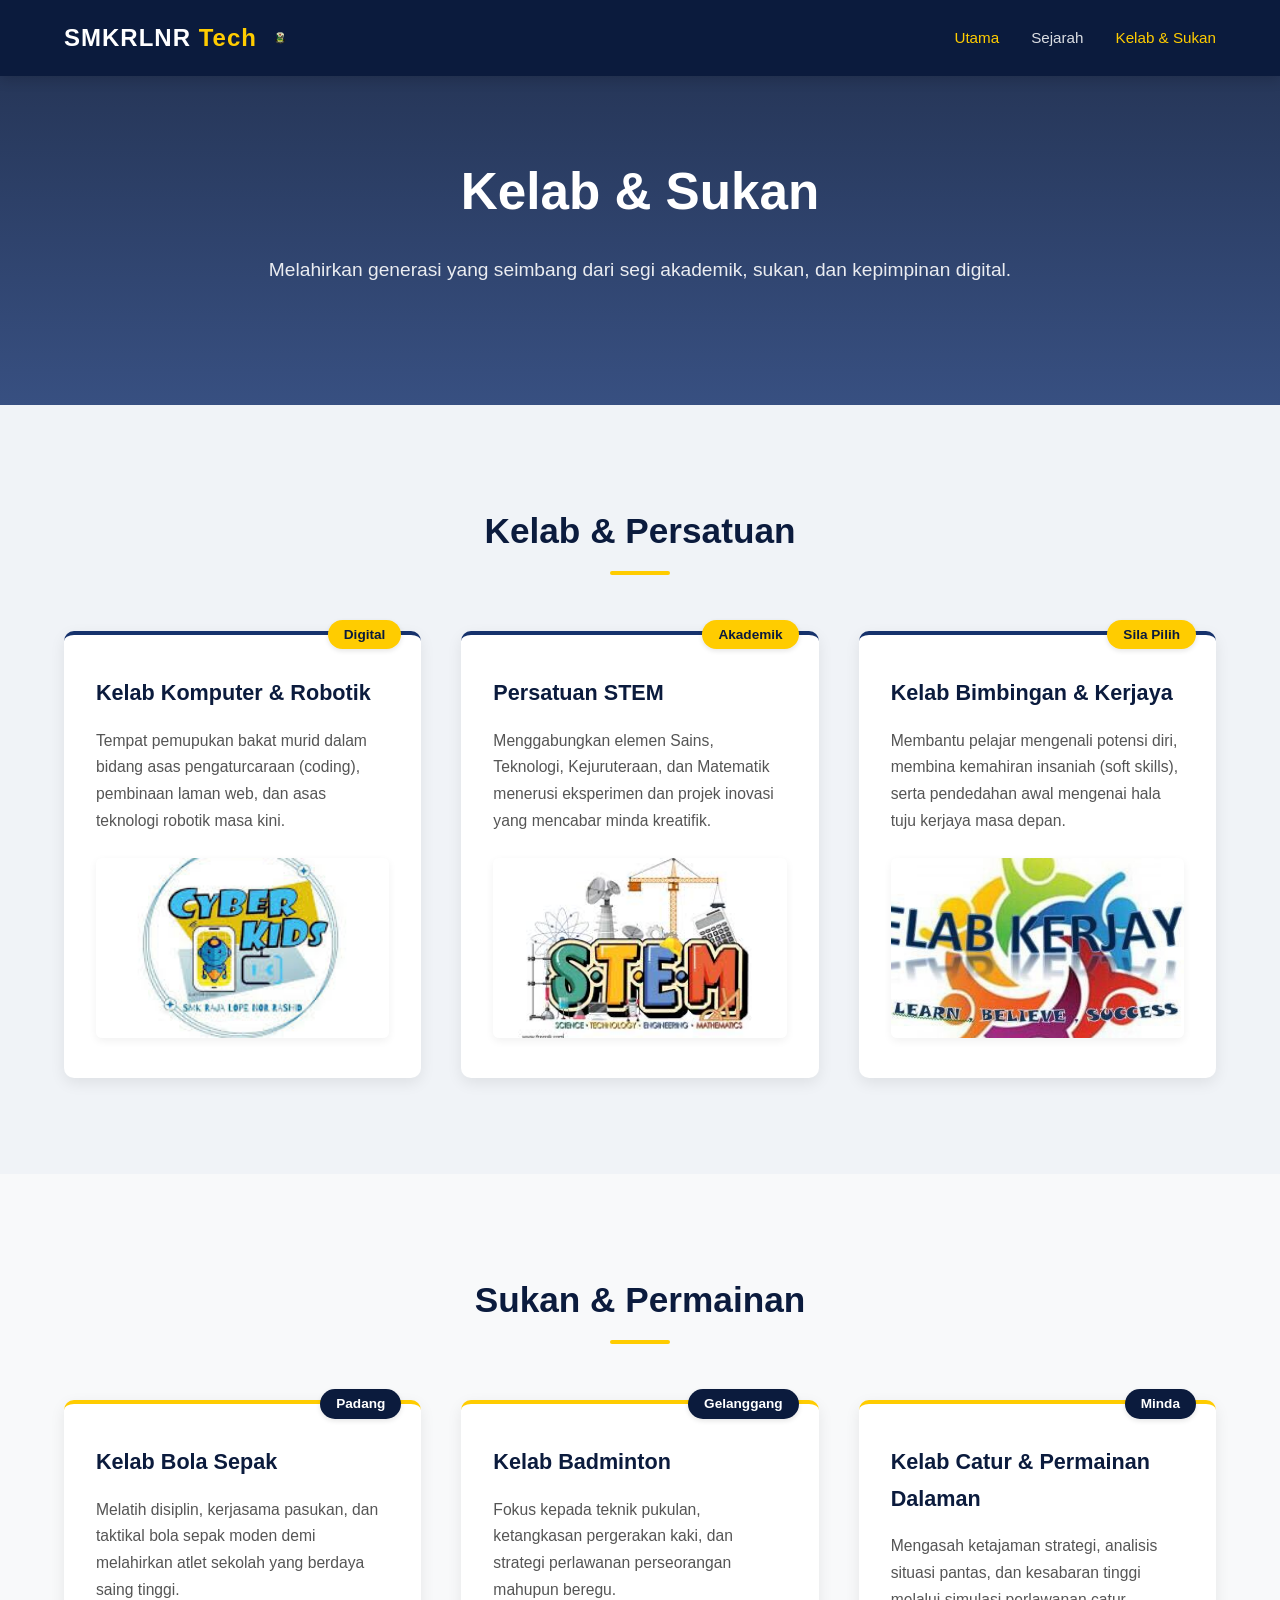
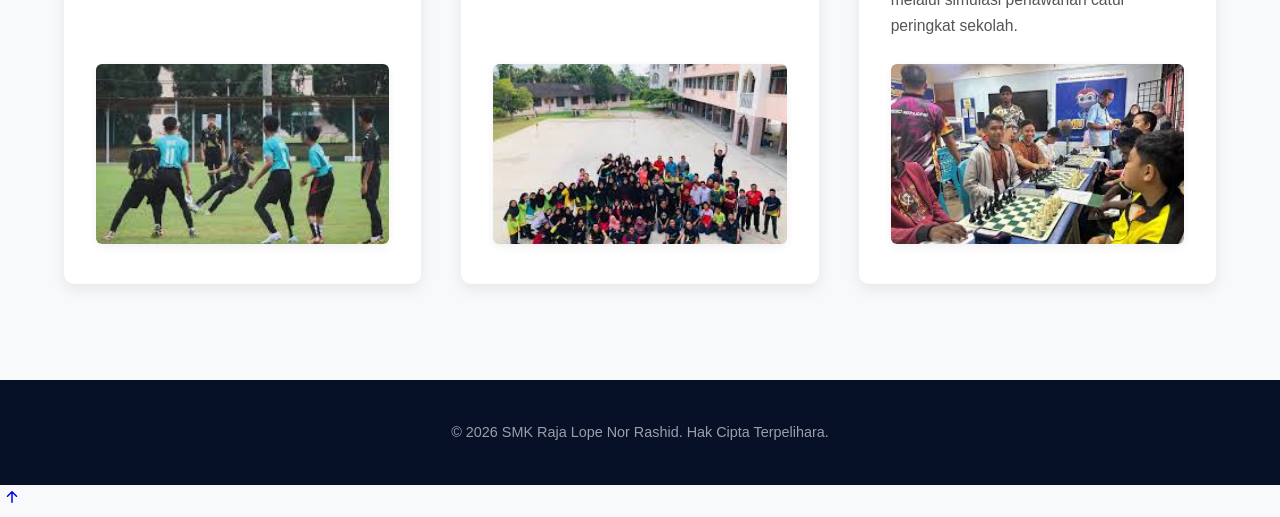
<file: kelab-sukan.html>
<!DOCTYPE html>
<html lang="ms">
<head>
    <meta charset="UTF-8">
    <meta name="viewport" content="width=device-width, initial-scale=1.0">
    <title>Kelab & Sukan - SMKRLNR</title>
    <link rel="stylesheet" href="styles.css">
</head>
<body>

    <header>
        <div class="container navbar">
            <div class="logo" style="display: flex; align-items: center; gap: 12px;">
                <h2>SMKRLNR <span>Tech</span></h2>
                <img src="picture/SMK Raja Lope.png" alt="Logo SMKRLNR" style="height: 40px; width: auto; object-fit: contain;">
            </div>
            <nav>
                <ul class="nav-links" id="navLinks">
                    <li><a href="index.html" class="active">Utama</a></li>
                    <li><a href="Sejarah.html">Sejarah</a></li>
					<li><a href="kelab-sukan.html" class="active">Kelab & Sukan</a></li>
                </ul>
            </nav>
            <div class="menu-toggle" id="mobile-menu">
                <span class="bar"></span>
                <span class="bar"></span>
                <span class="bar"></span>
            </div>
        </div>
    </header>

    <section class="hero" style="height: 45vh; background: linear-gradient(rgba(11, 27, 61, 0.9), rgba(22, 50, 108, 0.85));">
        <div class="container hero-content">
            <h1>Kelab & Sukan</h1>
            <p>Melahirkan generasi yang seimbang dari segi akademik, sukan, dan kepimpinan digital.</p>
        </div>
    </section>

    <section class="history-section">
        <div class="container">
            <h2 class="section-title">Kelab & Persatuan</h2>
            
            <div class="grid">
                <div class="card">
                    <span class="card-badge">Digital</span>
                    <h3>Kelab Komputer & Robotik</h3>
                    <p>Tempat pemupukan bakat murid dalam bidang asas pengaturcaraan (coding), pembinaan laman web, dan asas teknologi robotik masa kini.</p>
                    <div class="card-img-container">
                        <a href="https://youtube.com/@kelabcyberkid?si=6HbNy8uAHKN_PP8G" target="_blank">
                        <img src="picture/kelab-komputer.jpg" alt="Kelab Komputer">
                        </a>
                    </div>
                </div>

                <div class="card">
                    <span class="card-badge">Akademik</span>
                    <h3>Persatuan STEM</h3>
                    <p>Menggabungkan elemen Sains, Teknologi, Kejuruteraan, dan Matematik menerusi eksperimen dan projek inovasi yang mencabar minda kreatifik.</p>
                    <div class="card-img-container">
                        <img src="picture/kelab-stem.jpg" alt="Persatuan STEM">
                    </div>
                </div>

                <div class="card">
                    <span class="card-badge">Sila Pilih</span>
                    <h3>Kelab Bimbingan & Kerjaya</h3>
                    <p>Membantu pelajar mengenali potensi diri, membina kemahiran insaniah (soft skills), serta pendedahan awal mengenai hala tuju kerjaya masa depan.</p>
                    <div class="card-img-container">
                        <img src="picture/kelab-kerjaya.jpg" alt="Kelab Kerjaya">
                    </div>
                </div>
            </div>
        </div>
    </section>

    <section class="updates" style="background-color: var(--bg-light);">
        <div class="container">
            <h2 class="section-title" style="text-align:center; margin-bottom: 3.5rem;">Sukan & Permainan</h2>
            
            <div class="grid">
                <div class="card" style="border-top: 4px solid var(--accent-color);">
                    <span class="card-badge" style="background-color: var(--primary-color); color: white;">Padang</span>
                    <h3>Kelab Bola Sepak</h3>
                    <p>Melatih disiplin, kerjasama pasukan, dan taktikal bola sepak moden demi melahirkan atlet sekolah yang berdaya saing tinggi.</p>
                    <div class="card-img-container">
                        <img src="picture/sukan-bolasepak.jpg" alt="Bola Sepak">
                    </div>
                </div>

                <div class="card" style="border-top: 4px solid var(--accent-color);">
                    <span class="card-badge" style="background-color: var(--primary-color); color: white;">Gelanggang</span>
                    <h3>Kelab Badminton</h3>
                    <p>Fokus kepada teknik pukulan, ketangkasan pergerakan kaki, dan strategi perlawanan perseorangan mahupun beregu.</p>
                    <div class="card-img-container">
                        <img src="picture/sukan-badminton.jpg" alt="Badminton">
                    </div>
                </div>

                <div class="card" style="border-top: 4px solid var(--accent-color);">
                    <span class="card-badge" style="background-color: var(--primary-color); color: white;">Minda</span>
                    <h3>Kelab Catur & Permainan Dalaman</h3>
                    <p>Mengasah ketajaman strategi, analisis situasi pantas, dan kesabaran tinggi melalui simulasi perlawanan catur peringkat sekolah.</p>
                    <div class="card-img-container">
                        <img src="picture/sukan-catur.jpg" alt="Catur">
                    </div>
                </div>
            </div>
        </div>
    </section>

    <footer>
        <div class="container">
            <p>&copy; 2026 SMK Raja Lope Nor Rashid. Hak Cipta Terpelihara.</p>
        </div>
    </footer>

    <script src="script.js"></script>
	
	<a href="#" class="back-to-top" id="backToTop" aria-label="Kembali ke atas">
    <svg width="24" height="24" fill="currentColor" viewBox="0 0 16 16">
        <path fill-rule="evenodd" d="M8 12a.5.5 0 0 0 .5-.5V5.707l2.146 2.147a.5.5 0 0 0 .708-.708l-3-3a.5.5 0 0 0-.708 0l-3 3a.5.5 0 1 0 .708.708L7.5 5.707V11.5a.5.5 0 0 0 .5.5z"/>
    </svg>
</a>
</body>
</html>
</file>
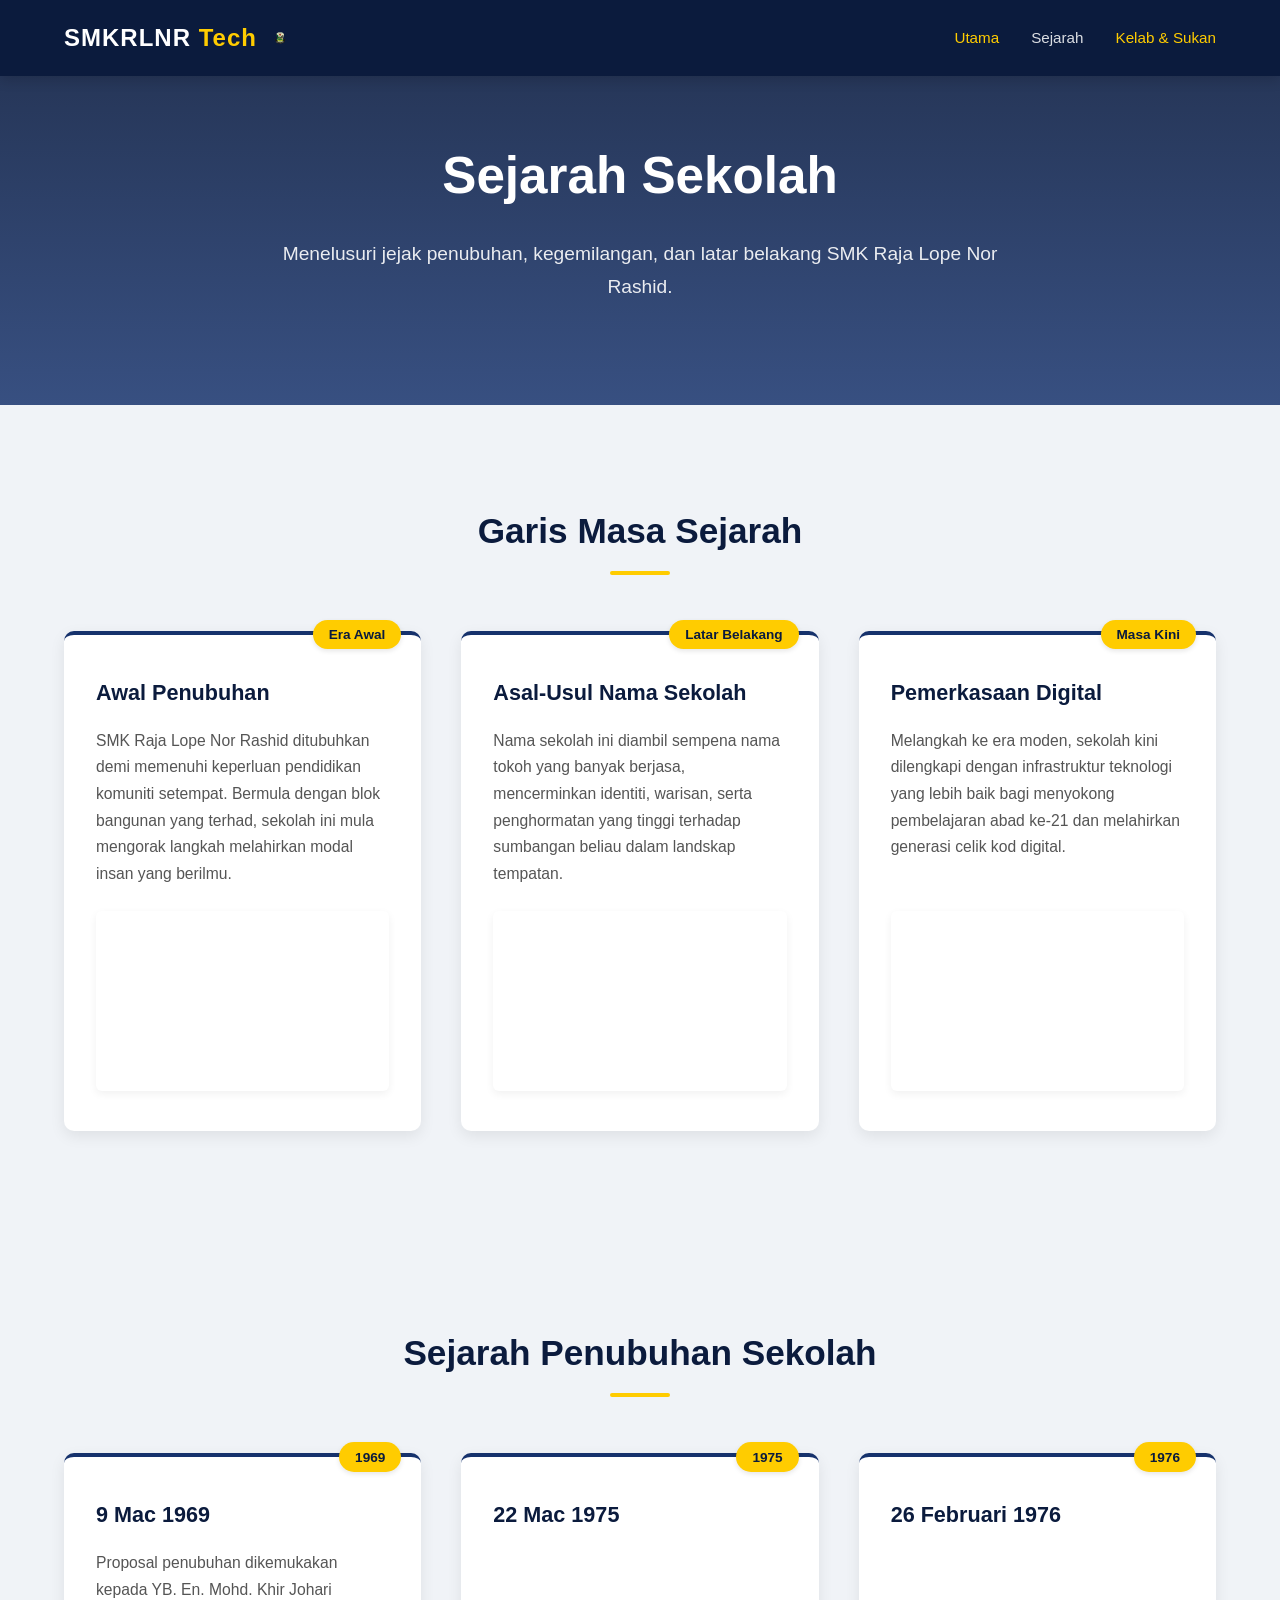
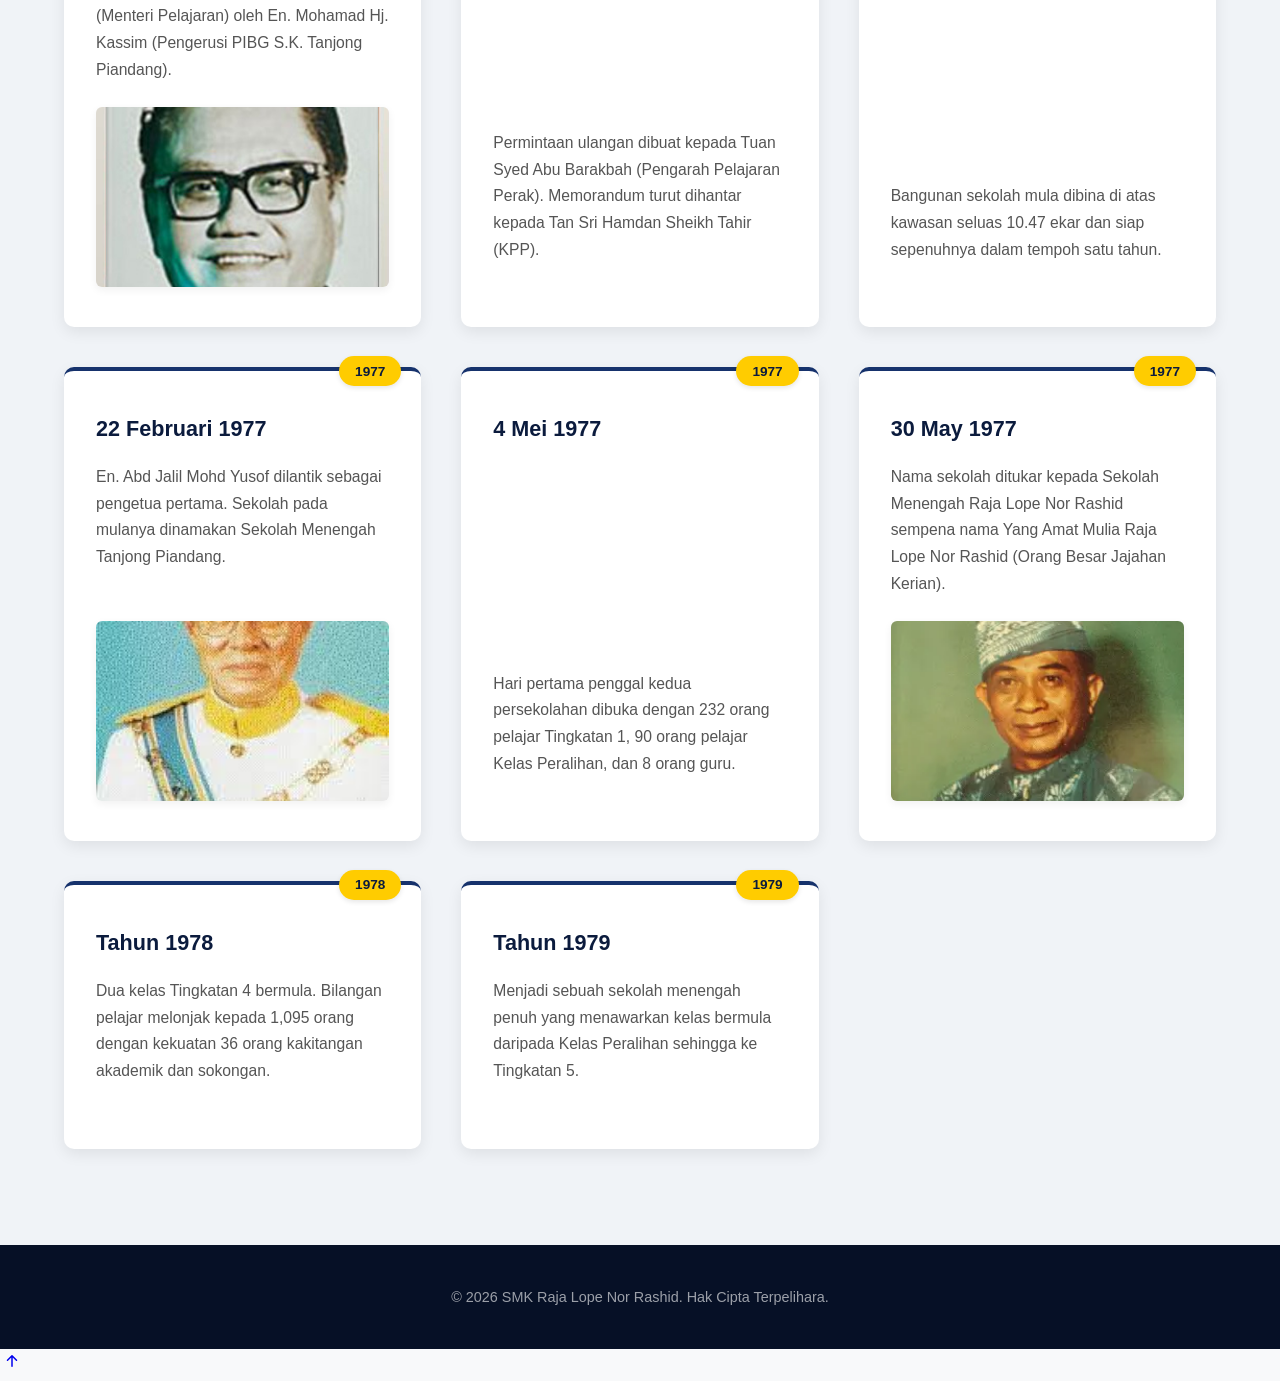
<file: Sejarah.html>
<!DOCTYPE html>
<html lang="ms">
<head>
    <meta charset="UTF-8">
    <meta name="viewport" content="width=device-width, initial-scale=1.0">
    <title>Sejarah - SMKRLNR</title>
    <link rel="stylesheet" href="styles.css">
</head>
<body>

    <header>
        <div class="container navbar">
            <div class="logo" style="display: flex; align-items: center; gap: 12px;">
                <h2>SMKRLNR <span>Tech</span></h2>
                <img src="picture/SMK Raja Lope.png" alt="Logo SMKRLNR" style="height: 40px; width: auto; object-fit: contain;">
            </div>
            <nav>
                <ul class="nav-links" id="navLinks">
                    <li><a href="index.html" class="active">Utama</a></li>
                    <li><a href="Sejarah.html">Sejarah</a></li>
					<li><a href="kelab-sukan.html" class="active">Kelab & Sukan</a></li>
                </ul>
            </nav>
            <div class="menu-toggle" id="mobile-menu">
                <span class="bar"></span>
                <span class="bar"></span>
                <span class="bar"></span>
            </div>
        </div>
    </header>

    <section class="hero" style="height: 45vh; background: linear-gradient(rgba(11, 27, 61, 0.9), rgba(22, 50, 108, 0.85));">
        <div class="container hero-content">
            <h1>Sejarah Sekolah</h1>
            <p>Menelusuri jejak penubuhan, kegemilangan, dan latar belakang SMK Raja Lope Nor Rashid.</p>
        </div>
    </section>

    <section class="history-section">
        <div class="container">
            <h2 class="section-title">Garis Masa Sejarah</h2>
            
            <div class="grid">
                <div class="card">
                    <span class="card-badge">Era Awal</span>
                    <h3>Awal Penubuhan</h3>
                    <p>SMK Raja Lope Nor Rashid ditubuhkan demi memenuhi keperluan pendidikan komuniti setempat. Bermula dengan blok bangunan yang terhad, sekolah ini mula mengorak langkah melahirkan modal insan yang berilmu.</p>
                    <div class="card-img-container">
                    
                    </div>
                </div>

                <div class="card">
                    <span class="card-badge">Latar Belakang</span>
                    <h3>Asal-Usul Nama Sekolah</h3>
                    <p>Nama sekolah ini diambil sempena nama tokoh yang banyak berjasa, mencerminkan identiti, warisan, serta penghormatan yang tinggi terhadap sumbangan beliau dalam landskap tempatan.</p>
                    <div class="card-img-container">
        
                    </div>
                </div>

                <div class="card">
                    <span class="card-badge">Masa Kini</span>
                    <h3>Pemerkasaan Digital</h3>
                    <p>Melangkah ke era moden, sekolah kini dilengkapi dengan infrastruktur teknologi yang lebih baik bagi menyokong pembelajaran abad ke-21 dan melahirkan generasi celik kod digital.</p>
                    <div class="card-img-container">
                        
                    </div>
                </div>
            </div>
        </div>
    </section>
	
	<section id="history" class="history-section">
        <div class="container">
            <h2 class="section-title">Sejarah Penubuhan Sekolah</h2>
            <div class="grid">
                
                <div class="card">
                    <div class="card-badge">1969</div>
                    <h3>9 Mac 1969</h3>
                    <p>Proposal penubuhan dikemukakan kepada YB. En. Mohd. Khir Johari (Menteri Pelajaran) oleh En. Mohamad Hj. Kassim (Pengerusi PIBG S.K. Tanjong Piandang).</p>
                    <div class="card-img-container">
                        <img src="picture/TS.png" alt="Cadangan Awal S.K. Tanjong Piandang">
                    </div>
                </div>

                <div class="card">
                    <div class="card-badge">1975</div>
                    <h3>22 Mac 1975</h3>
                    <p>Permintaan ulangan dibuat kepada Tuan Syed Abu Barakbah (Pengarah Pelajaran Perak). Memorandum turut dihantar kepada Tan Sri Hamdan Sheikh Tahir (KPP).</p>
                </div>

                <div class="card">
                    <div class="card-badge">1976</div>
                    <h3>26 Februari 1976</h3>
                    <p>Bangunan sekolah mula dibina di atas kawasan seluas 10.47 ekar dan siap sepenuhnya dalam tempoh satu tahun.</p>
                </div>

                <div class="card">
                    <div class="card-badge">1977</div>
                    <h3>22 Februari 1977</h3>
                    <p>En. Abd Jalil Mohd Yusof dilantik sebagai pengetua pertama. Sekolah pada mulanya dinamakan Sekolah Menengah Tanjong Piandang.</p>
                    <div class="card-img-container">
                        <img src="picture/TunDR.jpg" alt="Pengetua Pertama & Pentadbiran">
                    </div>
                </div>

                <div class="card">
                    <div class="card-badge">1977</div>
                    <h3>4 Mei 1977</h3>
                    <p>Hari pertama penggal kedua persekolahan dibuka dengan 232 orang pelajar Tingkatan 1, 90 orang pelajar Kelas Peralihan, dan 8 orang guru.</p>
                </div>

                <div class="card">
                    <div class="card-badge">1977</div>
                    <h3>30 May 1977</h3>
                    <p>Nama sekolah ditukar kepada Sekolah Menengah Raja Lope Nor Rashid sempena nama Yang Amat Mulia Raja Lope Nor Rashid (Orang Besar Jajahan Kerian).</p>
                    <div class="card-img-container">
                        <img src="picture/raja-lope-nur-rashid.webp" alt="YAM Raja Lope Nor Rashid">
                    </div>
                </div>

                <div class="card">
                    <div class="card-badge">1978</div>
                    <h3>Tahun 1978</h3>
                    <p>Dua kelas Tingkatan 4 bermula. Bilangan pelajar melonjak kepada 1,095 orang dengan kekuatan 36 orang kakitangan akademik dan sokongan.</p>
                </div>

                <div class="card">
                    <div class="card-badge">1979</div>
                    <h3>Tahun 1979</h3>
                    <p>Menjadi sebuah sekolah menengah penuh yang menawarkan kelas bermula daripada Kelas Peralihan sehingga ke Tingkatan 5.</p>
                </div>

            </div>
        </div>
    </section>

    <footer>
        <div class="container">
            <p>&copy; 2026 SMK Raja Lope Nor Rashid. Hak Cipta Terpelihara.</p>
        </div>
    </footer>

    <script src="script.js"></script>
	
	<a href="#" class="back-to-top" id="backToTop" aria-label="Kembali ke atas">
    <svg width="24" height="24" fill="currentColor" viewBox="0 0 16 16">
        <path fill-rule="evenodd" d="M8 12a.5.5 0 0 0 .5-.5V5.707l2.146 2.147a.5.5 0 0 0 .708-.708l-3-3a.5.5 0 0 0-.708 0l-3 3a.5.5 0 1 0 .708.708L7.5 5.707V11.5a.5.5 0 0 0 .5.5z"/>
    </svg>
</a>
</body>
</html>
</file>
<file: styles.css>
/* --- Pembolehubah Global (Variabel Warna Sekolah) --- */
:root {
    --primary-color: #0b1b3d;      /* Biru Gelap Korporat/Sekolah */
    --secondary-color: #16326c;    /* Biru Cerah Sedikit */
    --accent-color: #ffcc00;       /* Kuning/Emas Diraja */
    --bg-light: #f8f9fa;
    --text-dark: #2d3436;
    --text-light: #ffffff;
    --card-bg: #ffffff;
    --radius: 10px;
    --shadow: 0 5px 15px rgba(0, 0, 0, 0.08);
    --transition: all 0.3s ease;
}

/* --- Reset Sistem --- */
* {
    margin: 0;
    padding: 0;
    box-sizing: border-box;
    font-family: 'Segoe UI', Tahoma, Geneva, Verdana, sans-serif;
    scroll-behavior: smooth;
}

body {
    background-color: var(--bg-light);
    color: var(--text-dark);
    line-height: 1.7;
}

.container {
    width: 90%;
    max-width: 1200px;
    margin: 0 auto;
}

/* --- Navigasi Atas --- */
header {
    background-color: var(--primary-color);
    position: fixed;
    top: 0;
    width: 100%;
    z-index: 1000;
    box-shadow: 0 4px 12px rgba(0,0,0,0.15);
}

.navbar {
    display: flex;
    justify-content: space-between;
    align-items: center;
    padding: 1.1rem 0;
}

.logo h2 {
    color: var(--text-light);
    font-size: 1.5rem;
    letter-spacing: 1px;
}

.logo span {
    color: var(--accent-color);
}

.nav-links {
    display: flex;
    list-style: none;
}

.nav-links li {
    margin-left: 2rem;
}

.nav-links a {
    color: rgba(255, 255, 255, 0.85);
    text-decoration: none;
    font-size: 0.95rem;
    font-weight: 500;
    transition: var(--transition);
}

.nav-links a:hover, .nav-links a.active {
    color: var(--accent-color);
}

.menu-toggle {
    display: none;
    cursor: pointer;
}

.menu-toggle .bar {
    display: block;
    width: 25px;
    height: 3px;
    margin: 5px auto;
    background-color: var(--text-light);
    transition: var(--transition);
}

/* --- Hero Section (Muka Depan - SUDAH DIKEMAS KINI DENGAN Mukadepan.jpg) --- */
.hero {
    /* Nota: Jika gambar tidak keluar, pastikan ejaan huruf besar/kecil 'Mukadepan.jpg' adalah betul */
    background: linear-gradient(rgba(11, 27, 61, 0.88), rgba(22, 50, 108, 0.85)), 
                url('Mukadepan.jpg') no-repeat center center/cover;
    height: 75vh;
    display: flex;
    align-items: center;
    color: var(--text-light);
    text-align: center;
    padding-top: 70px;
}

.hero-content h1 {
    font-size: 3.2rem;
    margin-bottom: 1.2rem;
    font-weight: 700;
}

.hero-content p {
    font-size: 1.2rem;
    max-width: 750px;
    margin: 0 auto 2.5rem auto;
    opacity: 0.9;
}

.btn {
    display: inline-block;
    padding: 0.9rem 2.2rem;
    background-color: var(--accent-color);
    color: var(--primary-color);
    text-decoration: none;
    border-radius: 30px;
    font-weight: 600;
    border: none;
    cursor: pointer;
    box-shadow: 0 4px 10px rgba(255, 204, 0, 0.3);
    transition: var(--transition);
}

.btn:hover {
    transform: translateY(-3px);
    box-shadow: 0 6px 20px rgba(255, 204, 0, 0.5);
    background-color: #ffe066;
}

/* --- About Section --- */
.about {
    padding: 6rem 0 3rem 0;
    text-align: center;
}

.about h2 {
    font-size: 2.2rem;
    color: var(--primary-color);
    margin-bottom: 1.5rem;
}

.about-card {
    background: var(--card-bg);
    padding: 2.5rem;
    border-radius: var(--radius);
    box-shadow: var(--shadow);
    max-width: 900px;
    margin: 0 auto;
}

/* --- History Section & Grid Card --- */
.history-section {
    background-color: #f0f3f7;
    padding: 6rem 0;
}

.section-title {
    text-align: center;
    font-size: 2.2rem;
    margin-bottom: 3.5rem;
    color: var(--primary-color);
    position: relative;
}

.section-title::after {
    content: '';
    display: block;
    width: 60px;
    height: 4px;
    background-color: var(--accent-color);
    margin: 10px auto 0 auto;
    border-radius: 2px;
}

.grid {
    display: grid;
    grid-template-columns: repeat(auto-fit, minmax(320px, 1fr));
    gap: 2.5rem;
}

.card {
    background-color: var(--card-bg);
    padding: 2.5rem 2rem;
    border-radius: var(--radius);
    box-shadow: var(--shadow);
    position: relative;
    display: flex;
    flex-direction: column;
    justify-content: space-between;
    transition: var(--transition);
    border-top: 4px solid var(--secondary-color);
}

.card:hover {
    transform: translateY(-7px);
    box-shadow: 0 12px 30px rgba(0,0,0,0.12);
}

.card-badge {
    position: absolute;
    top: -15px;
    right: 20px;
    background-color: var(--accent-color);
    color: var(--primary-color);
    padding: 0.2rem 1rem;
    font-weight: 700;
    font-size: 0.85rem;
    border-radius: 20px;
    box-shadow: 0 2px 5px rgba(0,0,0,0.1);
}

.card h3 {
    margin-bottom: 1rem;
    color: var(--primary-color);
    font-size: 1.35rem;
}

.card p {
    color: #555;
    font-size: 0.98rem;
    margin-bottom: 1.5rem;
}

/* Pemampatan Gambar Kad Sejarah Biar Kemas */
.card-img-container {
    width: 100%;
    height: 180px;
    overflow: hidden;
    border-radius: 6px;
    margin-top: auto;
    box-shadow: 0 3px 8px rgba(0,0,0,0.06);
}

.card-img-container img {
    width: 100%;
    height: 100%;
    object-fit: cover;
    transition: var(--transition);
}

.card:hover .card-img-container img {
    transform: scale(1.05);
}

/* --- Pengumuman --- */
.updates {
    padding: 6rem 0;
}

.updates h2 {
    font-size: 2.2rem;
    margin-bottom: 2.5rem;
    color: var(--primary-color);
}

.update-item {
    background: var(--card-bg);
    padding: 1.8rem;
    border-left: 5px solid var(--accent-color);
    margin-bottom: 1.5rem;
    border-radius: 0 var(--radius) var(--radius) 0;
    box-shadow: var(--shadow);
}

.update-item .date {
    font-size: 0.85rem;
    color: #888;
    font-weight: 600;
}

.update-item h4 {
    margin: 0.4rem 0 0.6rem 0;
    color: var(--secondary-color);
    font-size: 1.25rem;
}

/* --- Hubungi / Borang Kelab --- */
.contact-section {
    background: linear-gradient(135deg, var(--primary-color), var(--secondary-color));
    color: var(--text-light);
    padding: 6rem 0;
}

.contact-box {
    max-width: 600px;
    text-align: center;
}

.contact-box h2 {
    font-size: 2.2rem;
    margin-bottom: 1rem;
}

.contact-box p {
    margin-bottom: 2.5rem;
    opacity: 0.85;
}

form {
    display: flex;
    flex-direction: column;
    gap: 1.3rem;
}

form input, form select {
    padding: 1rem;
    border: 1px solid rgba(255,255,255,0.15);
    border-radius: 6px;
    background-color: rgba(255, 255, 255, 0.08);
    color: var(--text-light);
    font-size: 1rem;
    transition: var(--transition);
}

form input::placeholder {
    color: #ccc;
}

form select option {
    background-color: var(--primary-color);
    color: var(--text-light);
}

form input:focus, form select:focus {
    outline: none;
    border-color: var(--accent-color);
    background-color: rgba(255, 255, 255, 0.15);
}

.btn-submit {
    background-color: var(--accent-color);
    color: var(--primary-color);
    border-radius: 6px;
    padding: 1rem;
}

#formFeedback {
    margin-top: 1.5rem;
    padding: 1rem;
    border-radius: 6px;
    font-weight: 600;
}

.success {
    background-color: rgba(46, 204, 113, 0.2);
    color: #2ecc71;
    border: 1px solid #2ecc71;
}

.hidden {
    display: none;
}

/* --- Footer --- */
footer {
    background-color: #061026;
    color: rgba(255,255,255,0.6);
    text-align: center;
    padding: 2.5rem 0;
    font-size: 0.9rem;
}

/* --- Rekabentuk Peta & Butang Lokasi --- */
.map-container {
    margin-top: 2rem;
    border-radius: 8px;
    overflow: hidden; 
    box-shadow: 0 4px 12px rgba(0, 0, 0, 0.05);
    border: 1px solid #e0e0e0;
}

.map-container iframe {
    display: block; 
}

.map-button-wrapper {
    margin-top: 2rem;
    text-align: center;
}

.btn-map {
    padding: 0.7rem 1.8rem;
    font-size: 0.95rem;
    border-radius: 6px; 
}

/* --- Media Queries (Responsif Telefon Bimbit) --- */
@media (max-width: 768px) {
    .nav-links {
        display: none;
        flex-direction: column;
        width: 100%;
        position: absolute;
        top: 68px;
        left: 0;
        background-color: var(--primary-color);
        box-shadow: 0 10px 15px rgba(0,0,0,0.2);
    }

    .nav-links.active {
        display: flex;
    }

    .nav-links li {
        margin: 0;
    }

    .nav-links a {
        display: block;
        padding: 1.2rem;
        text-align: center;
        border-bottom: 1px solid rgba(255,255,255,0.05);
    }

    .menu-toggle {
        display: block;
    }

    /* Animasi Butang Hamburger Menu */
    .menu-toggle.active .bar:nth-child(2) { opacity: 0; }
    .menu-toggle.active .bar:nth-child(1) { transform: translateY(8px) rotate(45deg); }
    .menu-toggle.active .bar:nth-child(3) { transform: translateY(-8px) rotate(-45deg); }

    .hero-content h1 {
        font-size: 2.3rem;
    }
	
	/* --- Butang Kembali ke Atas (Back to Top) --- */
.back-to-top {
    position: fixed;
    bottom: 30px;
    right: 30px;
    width: 48px;
    height: 48px;
    background-color: var(--accent-color); /* Warna Emas Sekolah */
    color: var(--primary-color);          /* Warna Biru Gelap Sekolah */
    border-radius: 50%;
    display: flex;
    align-items: center;
    justify-content: center;
    box-shadow: 0 4px 15px rgba(0, 0, 0, 0.2);
    cursor: pointer;
    z-index: 1001; /* Pastikan ia duduk di atas elemen lain */
    
    /* Disembunyikan secara lalai (akan muncul menggunakan JS) */
    opacity: 0;
    visibility: hidden;
    transform: translateY(20px);
    transition: var(--transition);
}

/* Apabila skrin diskrol ke bawah, kelas ini akan diaktifkan oleh JS */
.back-to-top.show {
    opacity: 1;
    visibility: visible;
    transform: translateY(0);
}

/* Kesan apabila tetikus digerakkan di atas butang */
.back-to-top:hover {
    background-color: #ffe066; /* Kuning lebih cerah */
    transform: translateY(-5px);
    box-shadow: 0 6px 20px rgba(255, 204, 0, 0.4);
}

/* Sembunyikan atau kecilkan sedikit butang di skrin telefon jika mengganggu */
@media (max-width: 768px) {
    .back-to-top {
        bottom: 20px;
        right: 20px;
        width: 42px;
        height: 42px;
    }
}
}
</file>
